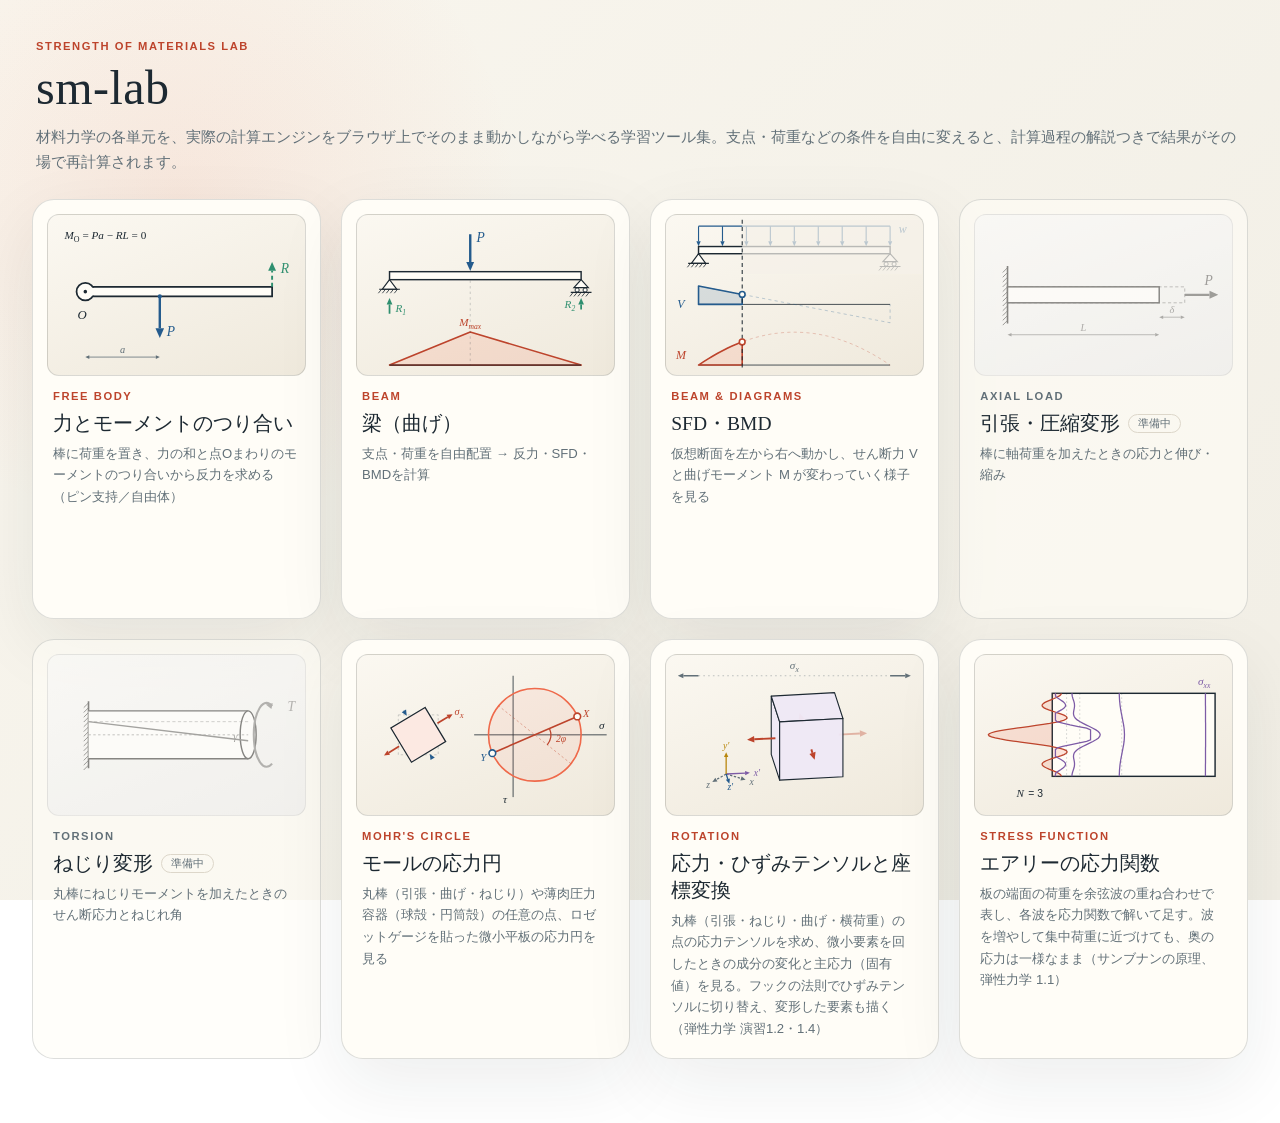
<file: index.html>
<!doctype html>
<html lang="ja">
<head>
<meta charset="utf-8">
<meta name="viewport" content="width=device-width, initial-scale=1">
<title>sm-lab — 材料力学の学習プレイグラウンド</title>
<link rel="stylesheet" href="home.css">
</head>
<body>
<header class="site-head">
  <p class="kicker">Strength of materials lab</p>
  <h1>sm-lab</h1>
  <p class="lede">材料力学の各単元を、実際の計算エンジンをブラウザ上でそのまま動かしながら学べる学習ツール集。支点・荷重などの条件を自由に変えると、計算過程の解説つきで結果がその場で再計算されます。</p>
</header>
<main>
  <ul class="unit-list">
    <li>
      <a class="unit-card" href="equilibrium/index.html">
        <div class="thumb" data-thumb="equilibrium" aria-hidden="true"></div>
        <div class="unit-body">
          <p class="kicker">Free body</p>
          <h2>力とモーメントのつり合い</h2>
          <p>棒に荷重を置き、力の和と点Oまわりのモーメントのつり合いから反力を求める（ピン支持／自由体）</p>
        </div>
      </a>
    </li>
    <li>
      <a class="unit-card" href="beam/index.html">
        <div class="thumb" data-thumb="beam" aria-hidden="true"></div>
        <div class="unit-body">
          <p class="kicker">Beam</p>
          <h2>梁（曲げ）</h2>
          <p>支点・荷重を自由配置 → 反力・SFD・BMDを計算</p>
        </div>
      </a>
    </li>
    <li>
      <a class="unit-card" href="sfd-bmd/index.html">
        <div class="thumb" data-thumb="sfdbmd" aria-hidden="true"></div>
        <div class="unit-body">
          <p class="kicker">Beam &amp; diagrams</p>
          <h2>SFD・BMD</h2>
          <p>仮想断面を左から右へ動かし、せん断力 V と曲げモーメント M が変わっていく様子を見る</p>
        </div>
      </a>
    </li>
    <li>
      <a class="unit-card disabled" href="#" tabindex="-1" aria-disabled="true">
        <div class="thumb" data-thumb="axial" aria-hidden="true"></div>
        <div class="unit-body">
          <p class="kicker">Axial load</p>
          <h2>引張・圧縮変形<span class="badge">準備中</span></h2>
          <p>棒に軸荷重を加えたときの応力と伸び・縮み</p>
        </div>
      </a>
    </li>
    <li>
      <a class="unit-card disabled" href="#" tabindex="-1" aria-disabled="true">
        <div class="thumb" data-thumb="torsion" aria-hidden="true"></div>
        <div class="unit-body">
          <p class="kicker">Torsion</p>
          <h2>ねじり変形<span class="badge">準備中</span></h2>
          <p>丸棒にねじりモーメントを加えたときのせん断応力とねじれ角</p>
        </div>
      </a>
    </li>
    <li>
      <a class="unit-card" href="mohr/index.html">
        <div class="thumb" data-thumb="mohr" aria-hidden="true"></div>
        <div class="unit-body">
          <p class="kicker">Mohr's circle</p>
          <h2>モールの応力円</h2>
          <p>丸棒（引張・曲げ・ねじり）や薄肉圧力容器（球殻・円筒殻）の任意の点、ロゼットゲージを貼った微小平板の応力円を見る</p>
        </div>
      </a>
    </li>
    <li>
      <a class="unit-card" href="tensor/index.html">
        <div class="thumb" data-thumb="tensor" aria-hidden="true"></div>
        <div class="unit-body">
          <p class="kicker">Rotation</p>
          <h2>応力・ひずみテンソルと座標変換</h2>
          <p>丸棒（引張・ねじり・曲げ・横荷重）の点の応力テンソルを求め、微小要素を回したときの成分の変化と主応力（固有値）を見る。フックの法則でひずみテンソルに切り替え、変形した要素も描く（弾性力学 演習1.2・1.4）</p>
        </div>
      </a>
    </li>
    <li>
      <a class="unit-card" href="airy/index.html">
        <div class="thumb" data-thumb="airy" aria-hidden="true"></div>
        <div class="unit-body">
          <p class="kicker">Stress function</p>
          <h2>エアリーの応力関数</h2>
          <p>板の端面の荷重を余弦波の重ね合わせで表し、各波を応力関数で解いて足す。波を増やして集中荷重に近づけても、奥の応力は一様なまま（サンブナンの原理、弾性力学 1.1）</p>
        </div>
      </a>
    </li>
  </ul>
</main>
<script src="home.js"></script>
</body>
</html>
</file>
<file: home.css>
/* トップページ（単元一覧）専用テーマ。mohr/style.css の配色・フォント・カードを写した自己完結スタイル。
   図が明色背景前提なので、他の単元と同じくダークモードへは追従しない。 */

:root {
  color-scheme: light only;
  --ink: #1d2932;
  --muted: #627078;
  --paper: #fffdf7;
  --line: #1d293226;
  --line-solid: #ddd7ca;
  --accent: #ef6a4b;
  --accent-strong: #bd442c;
  --accent-soft: #ffac92;
  --display-font: Georgia, "Yu Mincho", "Hiragino Mincho ProN", serif;
  --body-font: Inter, "Noto Sans JP", "Hiragino Kaku Gothic ProN", "Yu Gothic", "Meiryo", sans-serif;
}

* { box-sizing: border-box; }

html {
  background:
    radial-gradient(circle at 14% 22%, #ef6a4b1a, #0000 26%),
    linear-gradient(135deg, #f9f6ee 0%, #f1eee5 100%);
  background-attachment: fixed;
  min-width: 320px;
}
body {
  margin: 0;
  min-height: 100vh;
  padding: 0 clamp(12px, 3vw, 32px) 64px;
  font-family: var(--body-font);
  color: var(--ink);
  -webkit-text-size-adjust: 100%;
}
::selection { color: var(--paper); background: var(--accent-strong); }

.site-head {
  max-width: 1280px;
  margin: 0 auto;
  padding: 40px 4px 24px;
}
.kicker {
  color: var(--accent-strong);
  letter-spacing: 0.14em;
  text-transform: uppercase;
  margin: 0 0 8px;
  font-size: 0.7rem;
  font-weight: 800;
}
.site-head h1 {
  font-family: var(--display-font);
  font-weight: 400;
  font-size: clamp(2rem, 5vw, 3rem);
  letter-spacing: 0.01em;
  margin: 0;
}
.site-head .lede {
  color: var(--muted);
  font-size: 0.92rem;
  line-height: 1.7;
  margin: 10px 0 0;
  text-wrap: pretty;
}

/* ---------- 単元のカード（全部同じ大きさ） ---------- */
.unit-list {
  max-width: 1280px;
  margin: 0 auto;
  padding: 0;
  list-style: none;
  display: grid;
  grid-template-columns: repeat(auto-fill, minmax(min(100%, 280px), 1fr));
  grid-auto-rows: 1fr;          /* 行が違ってもカードの高さを揃える */
  gap: clamp(14px, 1.6vw, 22px);
}
.unit-list li { display: flex; min-width: 0; }
/* 1 列（スマホ）では高さを揃える意味がなく、短いカードに余白が出るだけなので揃えない */
@media (max-width: 600px) { .unit-list { grid-auto-rows: auto; } }
.unit-card {
  flex: 1;
  display: flex;
  flex-direction: column;
  border: 1px solid var(--line);
  background: var(--paper);
  border-radius: clamp(16px, 2vw, 22px);
  padding: 14px;
  box-shadow: 0 24px 70px #1c242c14;
  text-decoration: none;
  color: inherit;
  transition: transform 0.18s, box-shadow 0.18s, border-color 0.18s;
}
.unit-card:hover, .unit-card:focus-visible {
  transform: translateY(-3px);
  border-color: var(--accent-soft);
  box-shadow: 0 28px 70px #1c242c22;
  outline: none;
}
.thumb {
  aspect-ratio: 16 / 10;
  border-radius: 12px;
  overflow: hidden;
  background: linear-gradient(160deg, #fbf8f1 0%, #efe9dc 100%);
  border: 1px solid var(--line);
}
.thumb svg { display: block; width: 100%; height: 100%; }
.unit-body { padding: 14px 6px 4px; }
.unit-body h2 {
  font-family: var(--display-font);
  font-weight: 400;
  font-size: 1.22rem;
  margin: 0 0 6px;
}
.unit-body p:last-child {
  color: var(--muted);
  font-size: 0.82rem;
  line-height: 1.65;
  margin: 0;
}
.unit-card.disabled { pointer-events: none; box-shadow: none; background: #fffdf799; }
.unit-card.disabled .thumb { filter: grayscale(1); opacity: 0.55; }
.unit-card.disabled .kicker { color: var(--muted); }
.badge {
  display: inline-block;
  margin-left: 8px;
  padding: 1px 9px;
  border: 1px solid var(--line-solid);
  border-radius: 999px;
  font-family: var(--body-font);
  font-size: 0.7rem;
  color: var(--muted);
  vertical-align: 3px;
}
</file>
